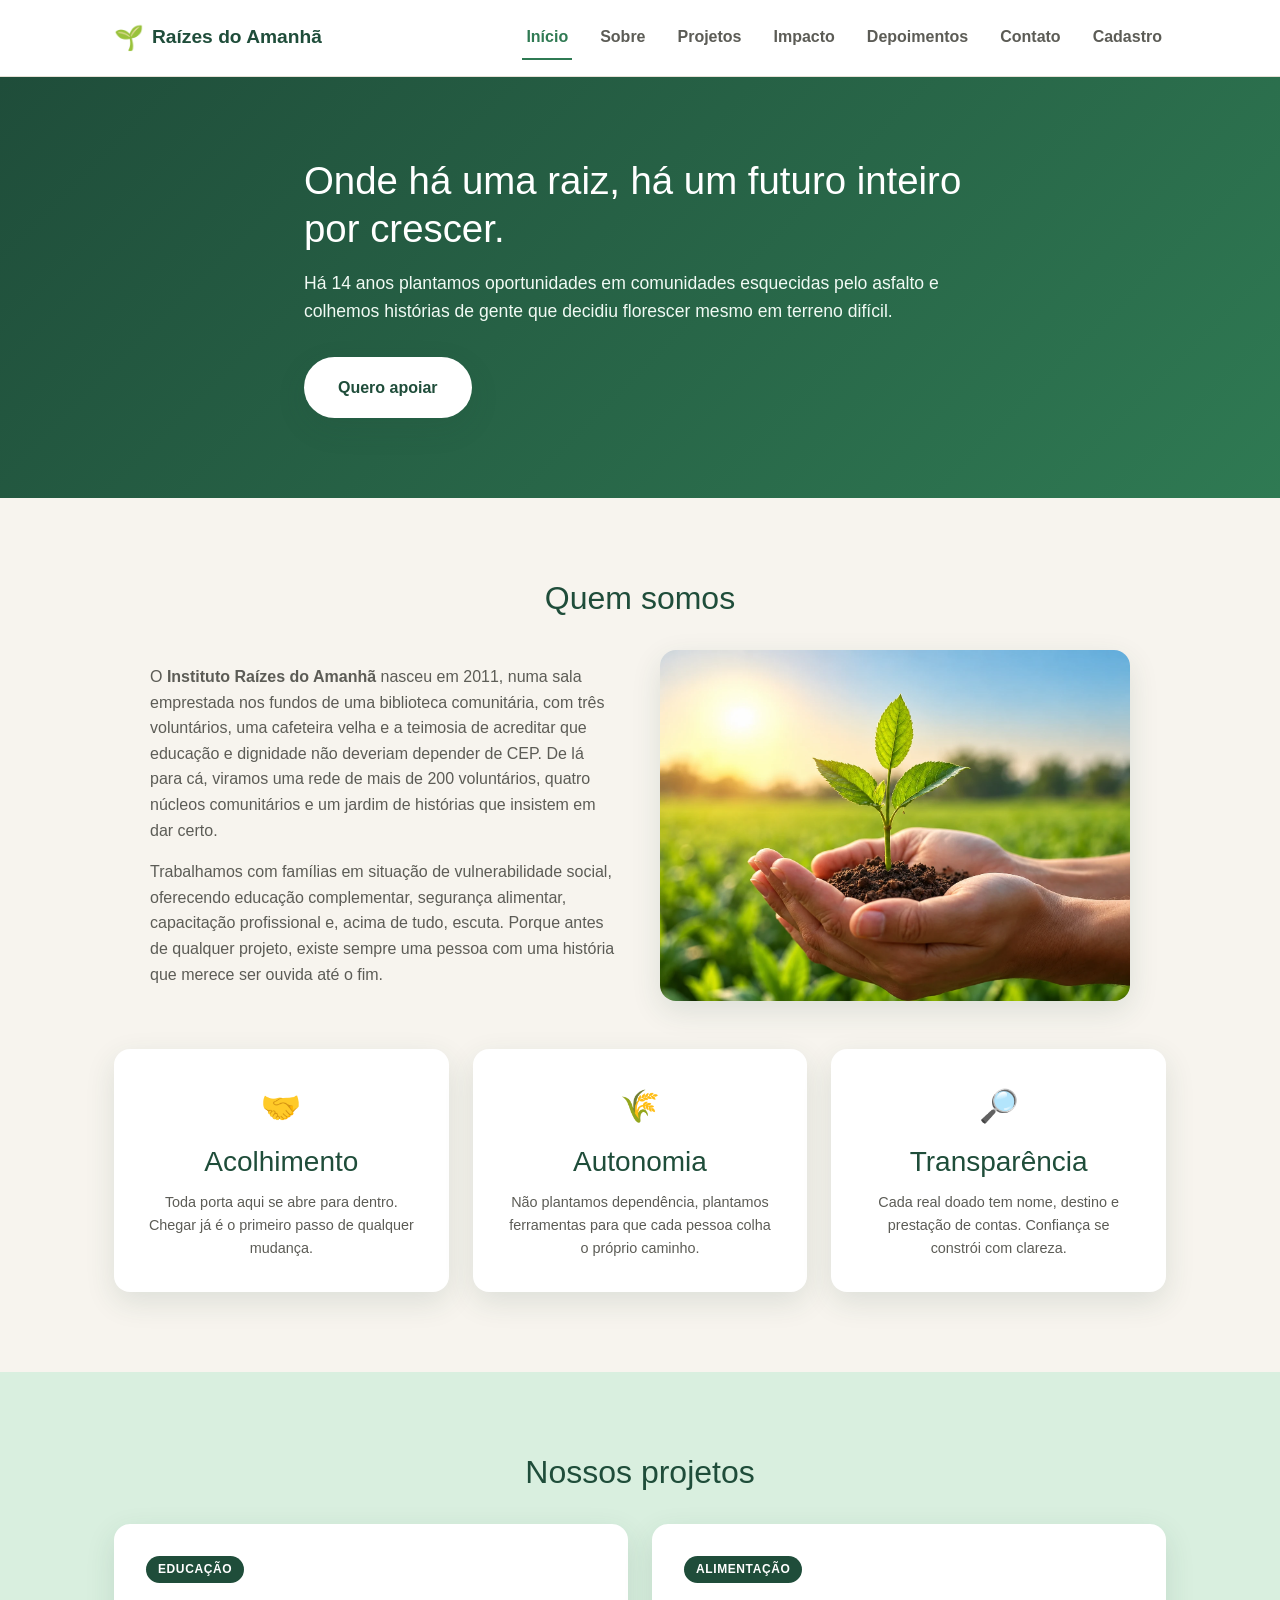
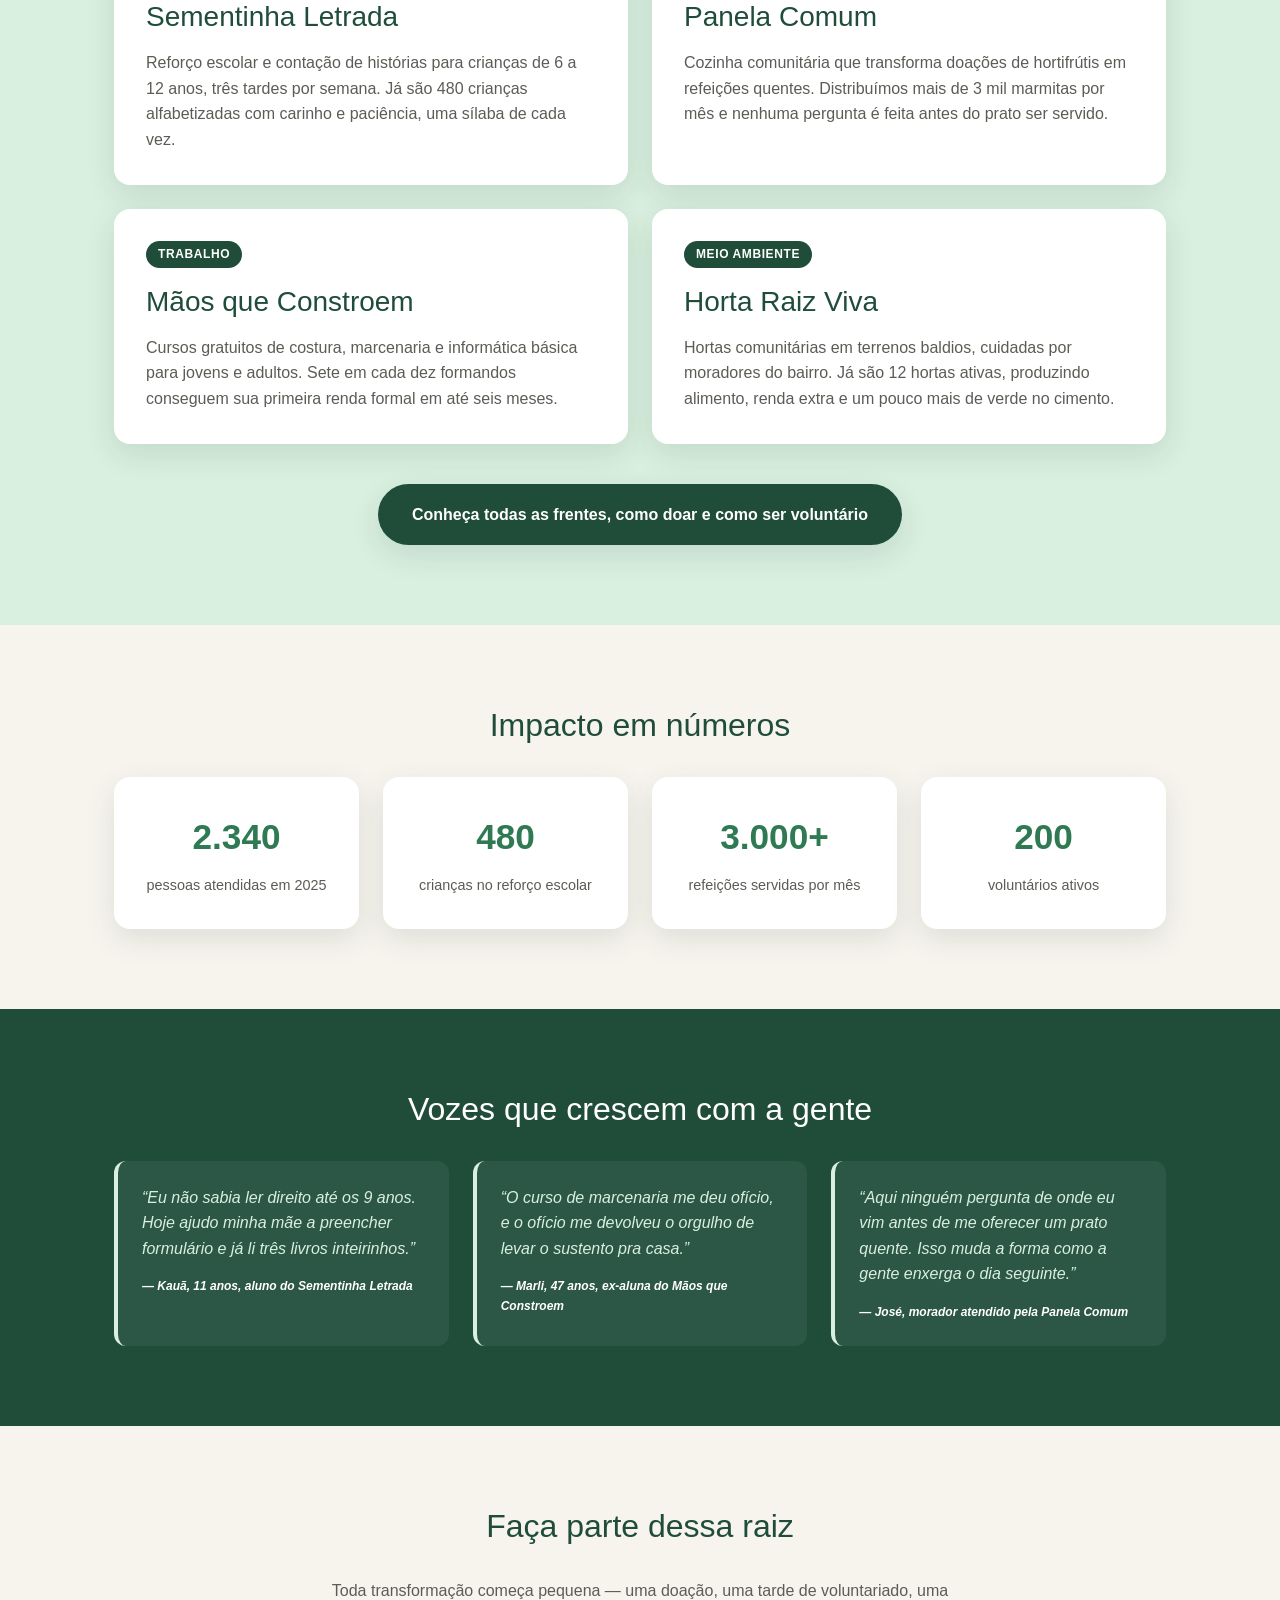
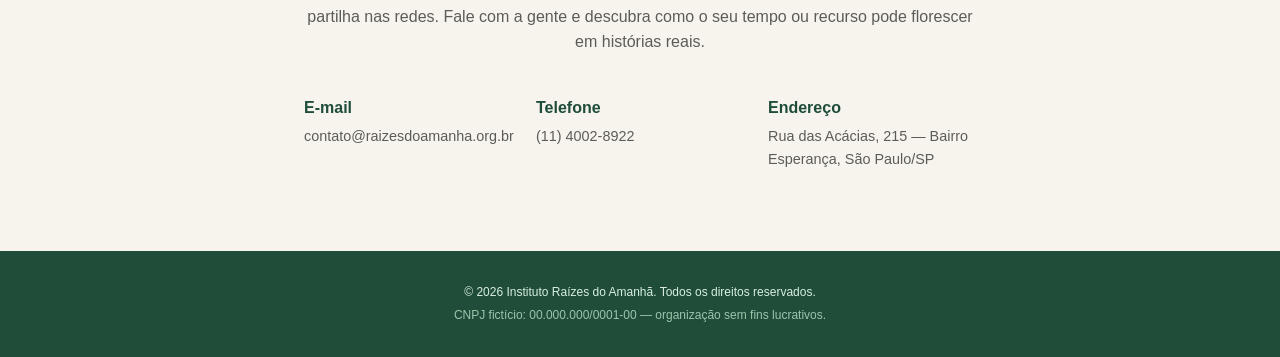
<file: html/index.html>
<!DOCTYPE html>
<html lang="pt-BR">
<head>
  <meta charset="UTF-8">
  <meta name="viewport" content="width=device-width, initial-scale=1.0">
  <meta name="description" content="Instituto Raízes do Amanhã: ONG que atua com educação, alimentação, capacitação profissional e hortas comunitárias em situação de vulnerabilidade social. Conheça nossa história e como ajudar.">
  <title>Instituto Raízes do Amanhã</title>
  <link rel="preconnect" href="https://cdn.jsdelivr.net" crossorigin>
  <link rel="stylesheet" href="https://cdn.jsdelivr.net/npm/bootstrap@5.3.3/dist/css/bootstrap.min.css" crossorigin="anonymous">
  <link rel="stylesheet" href="../css/reset.css">
  <link rel="stylesheet" href="../css/styles.css">
</head>
<body>

  <a href="#aplicacao" class="link-pular">Pular para o conteúdo principal</a>

  <header class="cabecalho">
    <div class="caixa cabecalho-caixa">
      <div class="marca">
        <span class="marca-icone" aria-hidden="true">🌱</span>
        <span class="marca-texto">Raízes do Amanhã</span>
      </div>
      <input type="checkbox" id="menu-chave" class="menu-chave" aria-label="Abrir ou fechar o menu">
      <label for="menu-chave" class="menu-hamburguer">☰</label>
      <nav aria-label="Principal">
        <a href="#/inicio">Início</a>
        <div class="nav-suspenso">
          <a href="#/inicio/sobre">Sobre</a>
          <div class="nav-sublista">
            <a href="#/inicio/sobre">Quem somos</a>
            <a href="#/inicio/valores">Nossos valores</a>
          </div>
        </div>
        <a href="#/projetos">Projetos</a>
        <a href="#/inicio/impacto">Impacto</a>
        <a href="#/inicio/depoimentos">Depoimentos</a>
        <a href="#/inicio/contato">Contato</a>
        <a href="#/cadastro">Cadastro</a>
      </nav>
    </div>
  </header>

  <p id="anuncio-pagina" class="somente-leitor" role="status" aria-live="polite"></p>

  <main id="aplicacao" tabindex="-1">
    <noscript>
      <div class="caixa aviso-carregando">
        <h1>Instituto Raízes do Amanhã</h1>
        <p>Este site precisa de JavaScript ativado para carregar o conteúdo.</p>
      </div>
    </noscript>
  </main>

  <footer class="rodape">
    <div class="caixa rodape-caixa">
      <p>&copy; 2026 Instituto Raízes do Amanhã. Todos os direitos reservados.</p>
      <p class="rodape-cnpj">CNPJ fictício: 00.000.000/0001-00 — organização sem fins lucrativos.</p>
    </div>
  </footer>

  <div class="modal fade" id="janela-pix" tabindex="-1" role="dialog" aria-labelledby="titulo-pix" aria-hidden="true">
    <div class="modal-dialog modal-dialog-centered">
      <div class="modal-content">
        <div class="modal-header border-0">
          <h2 class="modal-title" id="titulo-pix">Doe por Pix</h2>
          <button type="button" class="btn-close" data-bs-dismiss="modal" aria-label="Fechar"></button>
        </div>
        <div class="modal-body">
          <p>Copie a chave abaixo e cole no aplicativo do seu banco:</p>
          <code class="chave-pix">contato@raizesdoamanha.org.br</code>
        </div>
      </div>
    </div>
  </div>

  <div class="modal fade" id="janela-termos" tabindex="-1" role="dialog" aria-labelledby="titulo-termos" aria-hidden="true">
    <div class="modal-dialog modal-dialog-centered">
      <div class="modal-content">
        <div class="modal-header border-0">
          <h2 class="modal-title" id="titulo-termos">Termos de uso</h2>
          <button type="button" class="btn-close" data-bs-dismiss="modal" aria-label="Fechar"></button>
        </div>
        <div class="modal-body">
          <p>Os dados informados no cadastro são usados apenas pela equipe do Instituto Raízes do Amanhã para entrar em contato sobre voluntariado e doações.</p>
          <p>Neste site de demonstração, o cadastro fica guardado somente no seu navegador e pode ser apagado a qualquer momento.</p>
        </div>
      </div>
    </div>
  </div>

  <div id="area-avisos" class="toast-container position-fixed bottom-0 end-0 p-3"></div>

  <script src="https://cdn.jsdelivr.net/npm/bootstrap@5.3.3/dist/js/bootstrap.bundle.min.js" crossorigin="anonymous"></script>
  <script src="../js/dados.js"></script>
  <script src="../js/modules/armazenamento.js"></script>
  <script src="../js/modules/mascaras.js"></script>
  <script src="../js/modules/validacao.js"></script>
  <script src="../js/modules/templates.js"></script>
  <script src="../js/modules/paginas.js"></script>
  <script src="../js/modules/avisos.js"></script>
  <script src="../js/modules/formulario.js"></script>
  <script src="../js/modules/roteador.js"></script>
  <script src="../js/main.js"></script>
</body>
</html>
</file>
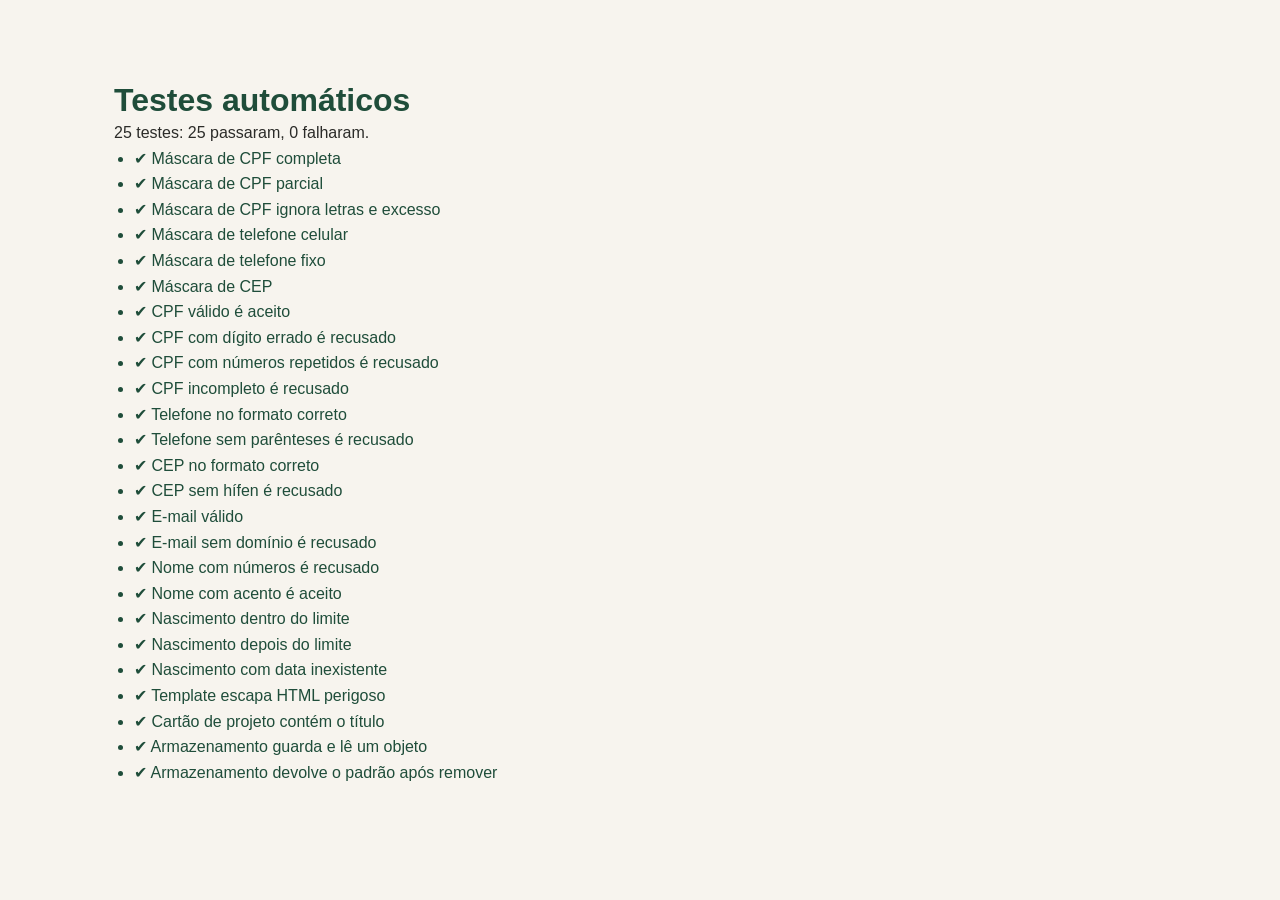
<file: html/testes.html>
<!DOCTYPE html>
<html lang="pt-BR">
<head>
  <meta charset="UTF-8">
  <meta name="viewport" content="width=device-width, initial-scale=1.0">
  <title>Testes automáticos — Raízes do Amanhã</title>
  <link rel="stylesheet" href="../css/reset.css">
  <link rel="stylesheet" href="../css/styles.css">
</head>
<body>
  <main class="caixa secao">
    <h1>Testes automáticos</h1>
    <p id="resumo-testes" role="status"></p>
    <ul id="lista-testes"></ul>
  </main>

  <script src="../js/dados.js"></script>
  <script src="../js/modules/armazenamento.js"></script>
  <script src="../js/modules/mascaras.js"></script>
  <script src="../js/modules/validacao.js"></script>
  <script src="../js/modules/templates.js"></script>
  <script src="../js/testes/testes.js"></script>
</body>
</html>
</file>
<file: css/styles.css>
:root {
  /* Cores */
  --verde-escuro: #1f4d3a;
  --verde: #2f7a53;
  --verde-claro: #d9efdf;
  --areia: #f7f4ee;
  --terra: #7a5230;
  --texto: #2b2b28;
  --texto-suave: #5c5c56;
  --branco: #ffffff;
  --sombra: 0 10px 30px rgba(31, 77, 58, 0.12);

  /* Tipografia: escala com 6 patamares */
  --fonte-xs: 0.75rem;
  --fonte-sm: 0.9rem;
  --fonte-base: 1rem;
  --fonte-md: 1.1rem;
  --fonte-lg: 2rem;
  --fonte-xl: 2.4rem;

  /* Espaçamento: escala modular em múltiplos de 4px */
  --espaco-1: 4px;
  --espaco-2: 8px;
  --espaco-3: 12px;
  --espaco-4: 16px;
  --espaco-5: 24px;
  --espaco-6: 32px;
  --espaco-7: 40px;
  --espaco-8: 48px;
  --espaco-9: 80px;
}

* {
  box-sizing: border-box;
}

body {
  margin: 0;
  font-family: 'Segoe UI', Verdana, Arial, sans-serif;
  color: var(--texto);
  background-color: var(--areia);
  line-height: 1.6;
}

.caixa {
  max-width: 1100px;
  margin: 0 auto;
  padding: 0 var(--espaco-5);
}

h1, h2, h3 {
  color: var(--verde-escuro);
  line-height: 1.25;
}

a {
  text-decoration: none;
  color: inherit;
}

/* Cabeçalho */
.cabecalho {
  background-color: var(--branco);
  border-bottom: 1px solid #e5e1d6;
  position: sticky;
  top: 0;
  z-index: 10;
}

.cabecalho-caixa {
  display: flex;
  align-items: center;
  justify-content: space-between;
  padding-block: var(--espaco-4);
  flex-wrap: wrap;
  gap: var(--espaco-3);
}

.marca {
  display: flex;
  align-items: center;
  gap: var(--espaco-2);
  font-weight: 700;
  font-size: 1.2rem;
  color: var(--verde-escuro);
}

.marca-icone {
  font-size: 1.5rem;
}

nav {
  display: flex;
  gap: var(--espaco-5);
  flex-wrap: wrap;
}

nav a {
  font-weight: 600;
  color: var(--texto-suave);
  padding: var(--espaco-2) var(--espaco-1);
  border-bottom: 2px solid transparent;
}

nav a:hover {
  color: var(--verde);
  border-bottom-color: var(--verde);
}

/* Menu hambúrguer (checkbox nativo, sem JavaScript) */
.menu-chave {
  position: absolute;
  width: 1px;
  height: 1px;
  overflow: hidden;
  opacity: 0;
}

.menu-hamburguer {
  display: none;
  font-size: 1.5rem;
  line-height: 1;
  cursor: pointer;
  color: var(--verde-escuro);
  padding: var(--espaco-2);
}

.menu-chave:focus-visible ~ .menu-hamburguer {
  outline: 2px solid var(--verde);
  outline-offset: 2px;
}

/* Dropdown de "Sobre" (hover e teclado via :focus-within) */
.nav-suspenso {
  position: relative;
  display: flex;
  align-items: center;
}

.nav-sublista {
  display: none;
  flex-direction: column;
  position: absolute;
  top: 100%;
  left: 0;
  min-width: 180px;
  margin-top: var(--espaco-2);
  padding: var(--espaco-2);
  background-color: var(--branco);
  border-radius: 8px;
  box-shadow: var(--sombra);
  z-index: 20;
}

.nav-suspenso:hover .nav-sublista,
.nav-suspenso:focus-within .nav-sublista {
  display: flex;
}

.nav-sublista a {
  padding: var(--espaco-2) var(--espaco-3);
  white-space: nowrap;
  border-bottom: none;
}

.nav-sublista a:hover {
  color: var(--verde);
}

/* Destaque inicial */
.destaque {
  background: linear-gradient(135deg, var(--verde-escuro), var(--verde));
  color: var(--branco);
  padding-block: var(--espaco-9);
}

.destaque-caixa {
  max-width: 720px;
}

.destaque h1 {
  color: var(--branco);
  font-size: var(--fonte-xl);
  margin-bottom: var(--espaco-4);
}

.destaque-texto {
  font-size: var(--fonte-md);
  color: #f1faf4;
  margin-bottom: var(--espaco-6);
}

.botao {
  display: inline-block;
  background-color: var(--branco);
  color: var(--verde-escuro);
  font-weight: 700;
  padding: var(--espaco-4) var(--espaco-6);
  border-radius: 999px;
  box-shadow: var(--sombra);
  border: 2px solid transparent;
  transition: background-color 0.2s ease, box-shadow 0.2s ease, transform 0.1s ease;
}

.botao:hover {
  background-color: var(--verde-claro);
  box-shadow: 0 14px 34px rgba(31, 77, 58, 0.18);
}

.botao:focus-visible {
  outline: none;
  border-color: var(--verde-escuro);
  box-shadow: 0 0 0 3px rgba(47, 122, 83, 0.35);
}

.botao:active {
  transform: scale(0.97);
  box-shadow: 0 4px 12px rgba(31, 77, 58, 0.18);
}

.botao:disabled {
  background-color: #e5e1d6;
  color: var(--texto-suave);
  box-shadow: none;
  cursor: not-allowed;
  opacity: 0.7;
  transform: none;
}

/* Seções */
.secao {
  padding-block: var(--espaco-9);
}

.secao h2 {
  font-size: var(--fonte-lg);
  margin-bottom: var(--espaco-6);
  text-align: center;
}

/* Sobre */
.sobre-colunas {
  display: grid;
  grid-template-columns: repeat(12, 1fr);
  gap: var(--espaco-7);
  align-items: center;
  max-width: 980px;
  margin-inline: auto;
}

.sobre-colunas.frentes-intro {
  margin-bottom: var(--espaco-8);
}

.sobre-texto {
  grid-column: span 7;
}

.sobre-texto p {
  color: var(--texto-suave);
  font-size: var(--fonte-base);
}

.sobre-imagem {
  grid-column: span 5;
  width: 100%;
  height: auto;
  border-radius: 16px;
  box-shadow: var(--sombra);
  object-fit: cover;
}

.valores {
  display: grid;
  grid-template-columns: repeat(12, 1fr);
  gap: var(--espaco-5);
  margin-top: var(--espaco-8);
}

.valor-item {
  grid-column: span 4;
  display: flex;
  flex-direction: column;
  align-items: center;
  gap: var(--espaco-3);
  background-color: var(--branco);
  padding: var(--espaco-6);
  border-radius: 16px;
  box-shadow: var(--sombra);
  text-align: center;
}

.valor-item > * {
  margin: 0;
}

.valor-icone {
  font-size: 2rem;
}

.valor-item p {
  color: var(--texto-suave);
  font-size: var(--fonte-sm);
}

/* Projetos */
.projetos {
  background-color: var(--verde-claro);
}

.projetos-colunas {
  display: grid;
  grid-template-columns: repeat(12, 1fr);
  gap: var(--espaco-5);
}

.projetos-cta {
  text-align: center;
  margin-top: var(--espaco-7);
}

.projetos-cta .botao {
  background-color: var(--verde-escuro);
  color: var(--branco);
}

.projetos-cta .botao:hover {
  background-color: var(--verde);
}

.projetos-cta .botao:focus-visible {
  border-color: var(--verde-claro);
  box-shadow: 0 0 0 3px rgba(217, 239, 223, 0.5);
}

.projeto-item {
  grid-column: span 6;
  display: flex;
  flex-direction: column;
  align-items: flex-start;
  gap: var(--espaco-4);
  background-color: var(--branco);
  padding: var(--espaco-6);
  border-radius: 16px;
  box-shadow: var(--sombra);
}

.projeto-item > * {
  margin: 0;
}

.projeto-categoria {
  display: inline-block;
  background-color: var(--verde-escuro);
  color: var(--branco);
  font-size: var(--fonte-xs);
  font-weight: 700;
  text-transform: uppercase;
  letter-spacing: 0.05em;
  padding: var(--espaco-1) var(--espaco-3);
  border-radius: 999px;
}

.projeto-item p {
  color: var(--texto-suave);
}

.secao-intro {
  max-width: 700px;
  margin: 0 auto var(--espaco-7);
  text-align: center;
  color: var(--texto-suave);
}

/* Como doar */
.doacao-colunas {
  display: grid;
  grid-template-columns: repeat(12, 1fr);
  gap: var(--espaco-5);
}

.doacao-metodo {
  grid-column: span 4;
  display: flex;
  flex-direction: column;
  gap: var(--espaco-3);
  background-color: var(--branco);
  padding: var(--espaco-6);
  border-radius: 16px;
  box-shadow: var(--sombra);
}

.doacao-metodo > * {
  margin: 0;
}

.doacao-metodo p,
.doacao-metodo ul {
  color: var(--texto-suave);
}

.doacao-tabela {
  width: 100%;
  border-collapse: collapse;
  font-size: var(--fonte-sm);
}

.doacao-tabela th,
.doacao-tabela td {
  text-align: left;
  padding: var(--espaco-2) 0;
  border-bottom: 1px solid var(--verde-claro);
}

.doacao-tabela th {
  color: var(--verde-escuro);
  font-weight: 600;
  padding-right: var(--espaco-3);
}

/* Voluntariado */
.voluntariado-passos,
.voluntariado-areas {
  max-width: 720px;
  margin: 0 auto var(--espaco-6);
  color: var(--texto-suave);
}

.voluntariado-passos li,
.voluntariado-areas li {
  margin-bottom: var(--espaco-3);
}

.voluntariado h3 {
  text-align: center;
  margin-bottom: var(--espaco-5);
}

/* Perguntas frequentes */
.pergunta {
  max-width: 720px;
  margin: 0 auto var(--espaco-4);
  background-color: var(--branco);
  border-radius: 12px;
  box-shadow: var(--sombra);
  padding: var(--espaco-4) var(--espaco-5);
}

.pergunta summary {
  cursor: pointer;
  font-weight: 700;
  color: var(--verde-escuro);
}

.pergunta p {
  margin-top: var(--espaco-3);
  margin-bottom: 0;
  color: var(--texto-suave);
}

/* Cadastro */
.cadastro-caixa {
  max-width: 720px;
}

.cadastro h1 {
  text-align: center;
  margin-bottom: var(--espaco-3);
}

.formulario {
  margin-top: var(--espaco-6);
}

.formulario fieldset {
  background-color: var(--branco);
  border: none;
  border-radius: 16px;
  box-shadow: var(--sombra);
  padding: var(--espaco-5) var(--espaco-6);
  margin-bottom: var(--espaco-5);
}

.formulario legend {
  font-weight: 700;
  color: var(--verde-escuro);
  padding: 0 var(--espaco-2);
  font-size: var(--fonte-md);
}

.campo {
  margin-bottom: var(--espaco-4);
}

.campo-largo {
  grid-column: 1 / -1;
}

.campo label {
  display: block;
  font-weight: 600;
  color: var(--texto);
  margin-bottom: var(--espaco-2);
}

.campo input,
.campo select,
.campo textarea {
  width: 100%;
  padding: var(--espaco-3) var(--espaco-4);
  border: 1px solid #7f7f74;
  border-radius: 8px;
  font-size: var(--fonte-base);
  font-family: inherit;
  color: var(--texto);
  background-color: var(--areia);
  transition: border-color 0.2s ease, box-shadow 0.2s ease, background-color 0.2s ease;
}

.campo input:focus,
.campo select:focus,
.campo textarea:focus {
  outline: 3px solid var(--verde-escuro);
  outline-offset: 1px;
  border-color: var(--verde-escuro);
  background-color: var(--branco);
}

.campo input:disabled,
.campo select:disabled,
.campo textarea:disabled {
  background-color: #eee9df;
  color: var(--texto-suave);
  cursor: not-allowed;
  opacity: 0.7;
}

.campo input[type="text"]:invalid:not(:placeholder-shown),
.campo input[type="email"]:invalid:not(:placeholder-shown),
.campo input[type="tel"]:invalid:not(:placeholder-shown) {
  border-color: #c0392b;
  box-shadow: 0 0 0 3px rgba(192, 57, 43, 0.12);
}

.campo input[type="text"]:valid:not(:placeholder-shown),
.campo input[type="email"]:valid:not(:placeholder-shown),
.campo input[type="tel"]:valid:not(:placeholder-shown) {
  border-color: var(--verde);
  box-shadow: 0 0 0 3px rgba(47, 122, 83, 0.12);
}

.formulario .botao {
  border: none;
  cursor: pointer;
  display: block;
  margin: 0 auto;
  background-color: var(--verde-escuro);
  color: var(--branco);
}

.formulario .botao:hover {
  background-color: var(--verde);
}

.formulario .botao:focus-visible {
  box-shadow: 0 0 0 3px rgba(217, 239, 223, 0.6);
}

.formulario .botao:disabled {
  background-color: #cfcac0;
  color: var(--branco);
  cursor: not-allowed;
  opacity: 0.8;
  transform: none;
}

/* Alerta (feedback fixo na página) */
.alerta {
  display: flex;
  align-items: flex-start;
  gap: var(--espaco-3);
  padding: var(--espaco-4) var(--espaco-5);
  border-radius: 12px;
  border-left: 4px solid;
  font-size: var(--fonte-sm);
  margin-top: var(--espaco-5);
}

.alerta p {
  margin: 0;
}

.alerta a {
  text-decoration: underline;
  font-weight: 600;
}

.alerta-icone {
  font-size: 1.2rem;
  line-height: 1;
}

.alerta--informacao {
  background-color: #eaf2fb;
  border-left-color: #2f6fa8;
  color: #1f4d70;
}

.alerta--sucesso {
  background-color: var(--verde-claro);
  border-left-color: var(--verde);
  color: var(--verde-escuro);
}

.alerta--perigo {
  background-color: #fbeaea;
  border-left-color: #c0392b;
  color: #7a2318;
}

/* Impacto */
.numeros-colunas {
  display: grid;
  grid-template-columns: repeat(12, 1fr);
  gap: var(--espaco-5);
  text-align: center;
}

.numero-item {
  grid-column: span 3;
  display: flex;
  flex-direction: column;
  align-items: center;
  gap: var(--espaco-2);
  background-color: var(--branco);
  padding: var(--espaco-6) var(--espaco-4);
  border-radius: 16px;
  box-shadow: var(--sombra);
}

.numero {
  font-size: 2.2rem;
  font-weight: 800;
  color: var(--verde);
}

.numero-legenda {
  color: var(--texto-suave);
  font-size: var(--fonte-sm);
}

/* Depoimentos */
.depoimentos {
  background-color: var(--verde-escuro);
}

.depoimentos h2 {
  color: var(--branco);
}

.depoimentos-colunas {
  display: grid;
  grid-template-columns: repeat(12, 1fr);
  gap: var(--espaco-5);
}

blockquote {
  grid-column: span 4;
  display: flex;
  flex-direction: column;
  gap: var(--espaco-4);
  margin: 0;
  background-color: rgba(255, 255, 255, 0.06);
  border-left: 4px solid var(--verde-claro);
  padding: var(--espaco-5);
  border-radius: 12px;
  color: var(--verde-claro);
}

blockquote > * {
  margin: 0;
}

blockquote p {
  font-style: italic;
}

blockquote cite {
  font-size: var(--fonte-xs);
  color: var(--branco);
  font-weight: 600;
}

/* Contato */
.contato-caixa {
  text-align: center;
  max-width: 720px;
}

.contato p {
  color: var(--texto-suave);
}

.contato-dados {
  margin-top: var(--espaco-7);
  display: grid;
  grid-template-columns: repeat(12, 1fr);
  gap: var(--espaco-5);
  text-align: left;
}

.contato-dados > div {
  grid-column: span 4;
  display: flex;
  flex-direction: column;
  gap: var(--espaco-1);
}

.contato-dados strong {
  color: var(--verde-escuro);
}

.contato-dados p {
  margin: 0;
  color: var(--texto-suave);
  font-size: var(--fonte-sm);
}

/* Rodapé */
.rodape {
  background-color: var(--verde-escuro);
  color: var(--verde-claro);
  padding-block: var(--espaco-6);
}

.rodape-caixa {
  display: flex;
  flex-direction: column;
  align-items: center;
  gap: var(--espaco-1);
  text-align: center;
  font-size: var(--fonte-xs);
}

.rodape-caixa > * {
  margin: 0;
}

.rodape-cnpj {
  color: #9cc6ac;
}

/* Responsivo — sistema de 12 colunas com 5 breakpoints */

/* 1280px — desktops panorâmicos para laptops: a proporção 7/5 do
   bloco "Sobre" (texto largo + imagem) fica mais equilibrada */
@media (max-width: 1280px) {
  .sobre-texto,
  .sobre-imagem {
    grid-column: span 6;
  }
}

/* 1024px — laptops menores e tablets na horizontal: os 4 números de
   impacto, que ocupavam 3 colunas cada, passam a 2 por linha */
@media (max-width: 1024px) {
  .numero-item {
    grid-column: span 6;
  }
}

/* 768px — tablets na vertical: grades de 3 colunas viram 2 colunas,
   os blocos de 2 colunas (projetos, sobre) já ocupam a linha toda, e o
   menu horizontal vira menu hambúrguer */
@media (max-width: 768px) {
  .valor-item,
  blockquote,
  .contato-dados > div,
  .doacao-metodo {
    grid-column: span 6;
  }

  .projeto-item {
    grid-column: span 12;
  }

  /* Em telas estreitas, 11 espaços de 40 px passavam da largura da tela */
  .sobre-colunas {
    grid-template-columns: 1fr;
    row-gap: var(--espaco-6);
  }

  .sobre-texto,
  .sobre-imagem {
    grid-column: 1 / -1;
  }

  .sobre-imagem {
    max-width: 320px;
    margin-inline: auto;
  }

  .menu-hamburguer {
    display: block;
  }

  nav {
    display: none;
    flex-direction: column;
    align-items: flex-start;
    flex-basis: 100%;
    gap: 0;
    padding-top: var(--espaco-3);
    border-top: 1px solid #e5e1d6;
  }

  .menu-chave:checked ~ nav {
    display: flex;
  }

  nav a {
    width: 100%;
    padding: var(--espaco-3) var(--espaco-1);
  }

  .nav-suspenso {
    flex-direction: column;
    align-items: flex-start;
    width: 100%;
  }

  .nav-sublista {
    position: static;
    box-shadow: none;
    margin-top: 0;
    padding-left: var(--espaco-4);
    display: none;
  }

  .nav-suspenso:hover .nav-sublista,
  .nav-suspenso:focus-within .nav-sublista {
    display: flex;
  }
}

/* 640px — celulares em geral: tudo o que restava em 2 colunas empilha
   em coluna única, priorizando leitura vertical */
@media (max-width: 640px) {
  .valor-item,
  blockquote,
  .contato-dados > div,
  .doacao-metodo,
  .numero-item {
    grid-column: span 12;
  }

  .destaque {
    padding-block: var(--espaco-8);
  }

  .destaque h1 {
    font-size: 1.8rem;
  }
}

/* 480px — celulares pequenos: reduz espaçamento lateral e tipografia
   de destaque para aproveitar melhor a largura da tela */
@media (max-width: 480px) {
  .caixa {
    padding-inline: var(--espaco-4);
  }

  .destaque h1 {
    font-size: 1.5rem;
  }

  .secao h2 {
    font-size: 1.5rem;
  }

  .secao {
    padding-block: var(--espaco-6);
  }
}

/* ==========================================================
   SPA: navegação, foco e feedbacks da etapa de interatividade
   ========================================================== */

/* Link da página atual no menu */
nav a[aria-current="page"] {
  color: var(--verde);
  border-bottom-color: var(--verde);
}

/* Área principal recebe foco ao trocar de página (leitores de tela) */
#aplicacao:focus {
  outline: none;
}

.aviso-carregando {
  padding: var(--espaco-9) 0;
  text-align: center;
  color: var(--texto-suave);
}

/* Anúncio de mudança de página, visível só para leitores de tela */
.somente-leitor {
  position: absolute;
  width: 1px;
  height: 1px;
  margin: -1px;
  padding: 0;
  overflow: hidden;
  clip: rect(0, 0, 0, 0);
  white-space: nowrap;
  border: 0;
}

/* Mensagem de erro sob cada campo do formulário */
.campo-erro {
  min-height: 0;
  margin: var(--espaco-1) 0 0;
  font-size: var(--fonte-sm);
  color: #a52a1f;
}

.campo-erro:empty {
  display: none;
}

.campo input[aria-invalid="true"],
.campo select[aria-invalid="true"],
.campo textarea[aria-invalid="true"] {
  border-color: #c0392b;
  box-shadow: 0 0 0 3px rgba(192, 57, 43, 0.12);
}

.campo input[aria-invalid="false"]:not(:placeholder-shown),
.campo select[aria-invalid="false"],
.campo textarea[aria-invalid="false"]:not(:placeholder-shown) {
  border-color: var(--verde);
  box-shadow: 0 0 0 3px rgba(47, 122, 83, 0.12);
}

.campo-contador {
  display: block;
  margin-top: var(--espaco-1);
  font-size: var(--fonte-xs);
  color: var(--texto-suave);
  text-align: right;
}

.formulario-acoes {
  display: flex;
  flex-wrap: wrap;
  justify-content: center;
  align-items: center;
  gap: var(--espaco-4);
}

.formulario .botao--secundario {
  background-color: transparent;
  color: var(--verde-escuro);
  box-shadow: inset 0 0 0 2px var(--verde-escuro);
}

.formulario .botao--secundario:hover {
  background-color: var(--verde-claro);
}

.rascunho-aviso {
  margin-bottom: var(--espaco-4);
}

/* Lista de cadastros guardados no navegador */
.cadastros-salvos {
  margin-top: var(--espaco-7);
  padding: var(--espaco-5) var(--espaco-6);
  background-color: var(--branco);
  border-radius: 16px;
  box-shadow: var(--sombra);
}

.cadastros-salvos h2 {
  margin: 0 0 var(--espaco-3);
  font-size: var(--fonte-md);
  text-align: left;
}

.cadastros-salvos ul {
  margin: 0 0 var(--espaco-4);
  padding-left: var(--espaco-5);
  color: var(--texto-suave);
  font-size: var(--fonte-sm);
}

.cadastros-salvos .botao {
  padding: var(--espaco-2) var(--espaco-4);
  font-size: var(--fonte-sm);
  background-color: transparent;
  color: #a52a1f;
  box-shadow: inset 0 0 0 2px #a52a1f;
}

.cadastros-salvos .botao:hover {
  background-color: #fbeaea;
}

/* Botão de abrir a janela do Pix */
.doacao-metodo .botao {
  align-self: flex-start;
  background-color: var(--verde-escuro);
  color: var(--branco);
  cursor: pointer;
}

.doacao-metodo .botao:hover {
  background-color: var(--verde);
}

/* Componentes do Bootstrap (janela e aviso) na identidade do site */
.modal-content {
  border: none;
  border-radius: 16px;
  box-shadow: var(--sombra);
}

.modal-title {
  color: var(--verde-escuro);
  font-size: var(--fonte-md);
}

.modal-body p {
  margin-bottom: var(--espaco-3);
  color: var(--texto-suave);
}

.chave-pix {
  display: block;
  padding: var(--espaco-3) var(--espaco-4);
  background-color: var(--verde-claro);
  border-radius: 8px;
  font-weight: 700;
  color: var(--verde-escuro);
  word-break: break-all;
}

.toast {
  border: none;
  border-radius: 12px;
  box-shadow: var(--sombra);
  font-family: inherit;
}

.toast-body {
  font-size: var(--fonte-sm);
}

@media (max-width: 480px) {
  .formulario-acoes .botao {
    width: 100%;
  }
}

@media (prefers-reduced-motion: reduce) {
  * {
    transition: none !important;
    scroll-behavior: auto !important;
  }
}

/* Ajustes gerais da SPA */
.secao {
  scroll-margin-top: 72px;
}

.sobre-texto p + p {
  margin-top: var(--espaco-4);
}

.contato-caixa > p {
  margin-bottom: 0;
}

.link-botao {
  padding: 0;
  border: none;
  background: none;
  font: inherit;
  font-weight: 600;
  color: inherit;
  text-decoration: underline;
  cursor: pointer;
}

.link-botao:focus-visible {
  outline: 2px solid var(--verde);
  outline-offset: 2px;
}

.perguntas .pergunta:last-child {
  margin-bottom: 0;
}

#resumo-erros:focus {
  outline: none;
}

#resumo-erros .alerta ul {
  margin: var(--espaco-2) 0 0;
  padding-left: var(--espaco-5);
}

/* Acessibilidade: link para pular ao conteúdo (WCAG 2.4.1) */
.link-pular {
  position: absolute;
  top: -100px;
  left: var(--espaco-4);
  z-index: 100;
  padding: var(--espaco-3) var(--espaco-5);
  border-radius: 8px;
  background-color: var(--verde-escuro);
  color: var(--branco);
  font-weight: 700;
}

.link-pular:focus {
  top: var(--espaco-2);
  outline: 3px solid var(--branco);
  outline-offset: 2px;
}

/* Acessibilidade: contraste mínimo de 4,5:1 nos textos de apoio (WCAG 1.4.3) */
::placeholder {
  color: #67675f;
  opacity: 1;
}

/* Acessibilidade: foco visível em links, botões e resumos (WCAG 2.4.7) */
a:focus-visible,
summary:focus-visible,
.menu-hamburguer:focus-visible {
  outline: 3px solid var(--verde-escuro);
  outline-offset: 2px;
  border-radius: 4px;
}

.cabecalho nav a:focus-visible {
  color: var(--verde);
  border-bottom-color: var(--verde);
}

/* ==========================================================
   Modo escuro automático (segue a preferência do sistema)
   As variáveis misturam papéis (o branco é fundo de cartão e texto
   sobre o degradê), por isso as cores são trocadas por seletor.
   ========================================================== */
:root {
  color-scheme: light dark;
}

@media (prefers-color-scheme: dark) {
  :root {
    --escuro-fundo: #101713;
    --escuro-superficie: #1a241f;
    --escuro-superficie-2: #22302a;
    --escuro-borda: #7d9587;
    --escuro-texto: #e8efe9;
    --escuro-texto-suave: #b7c5bc;
    --escuro-titulo: #a9e3c0;
    --escuro-acento: #6fcf97;
    --texto: var(--escuro-texto);
    --texto-suave: var(--escuro-texto-suave);
    --sombra: 0 10px 30px rgba(0, 0, 0, 0.45);
  }

  body {
    background-color: var(--escuro-fundo);
    color: var(--escuro-texto);
  }

  h1, h2, h3,
  .formulario legend,
  .pergunta summary,
  .doacao-tabela th,
  .contato-dados strong,
  .modal-title {
    color: var(--escuro-titulo);
  }

  .cabecalho {
    background-color: var(--escuro-superficie);
    border-bottom-color: #33443b;
  }

  .marca,
  .menu-hamburguer {
    color: var(--escuro-titulo);
  }

  nav a:hover,
  nav a[aria-current="page"],
  .cabecalho nav a:focus-visible {
    color: var(--escuro-acento);
    border-bottom-color: var(--escuro-acento);
  }

  .nav-sublista {
    background-color: var(--escuro-superficie-2);
  }

  a:focus-visible,
  summary:focus-visible,
  .menu-hamburguer:focus-visible,
  .menu-chave:focus-visible ~ .menu-hamburguer,
  .campo input:focus,
  .campo select:focus,
  .campo textarea:focus,
  .link-botao:focus-visible {
    outline-color: var(--escuro-titulo);
  }

  .valor-item,
  .projeto-item,
  .doacao-metodo,
  .pergunta,
  .numero-item,
  .cadastros-salvos,
  .formulario fieldset {
    background-color: var(--escuro-superficie);
  }

  .projetos {
    background-color: #16211b;
  }

  .numero {
    color: var(--escuro-acento);
  }

  .doacao-tabela th,
  .doacao-tabela td {
    border-bottom-color: #33443b;
  }

  .projetos-cta .botao,
  .formulario .botao,
  .doacao-metodo .botao {
    background-color: var(--verde);
    color: var(--branco);
  }

  .projetos-cta .botao:hover,
  .formulario .botao:hover,
  .doacao-metodo .botao:hover {
    background-color: #38905f;
  }

  .botao:disabled,
  .formulario .botao:disabled {
    background-color: #33443b;
    color: #b7c5bc;
  }

  .campo input,
  .campo select,
  .campo textarea {
    background-color: var(--escuro-fundo);
    border-color: var(--escuro-borda);
    color: var(--escuro-texto);
  }

  .campo input:focus,
  .campo select:focus,
  .campo textarea:focus {
    background-color: var(--escuro-fundo);
    border-color: var(--escuro-titulo);
  }

  .campo input:disabled,
  .campo select:disabled,
  .campo textarea:disabled {
    background-color: #2a3730;
    color: #b7c5bc;
  }

  ::placeholder {
    color: #9db0a5;
  }

  .campo input[type="text"]:valid:not(:placeholder-shown),
  .campo input[type="email"]:valid:not(:placeholder-shown),
  .campo input[type="tel"]:valid:not(:placeholder-shown),
  .campo input[aria-invalid="false"]:not(:placeholder-shown),
  .campo select[aria-invalid="false"],
  .campo textarea[aria-invalid="false"]:not(:placeholder-shown) {
    border-color: var(--escuro-acento);
  }

  .campo input[type="text"]:invalid:not(:placeholder-shown),
  .campo input[type="email"]:invalid:not(:placeholder-shown),
  .campo input[type="tel"]:invalid:not(:placeholder-shown),
  .campo input[aria-invalid="true"],
  .campo select[aria-invalid="true"],
  .campo textarea[aria-invalid="true"] {
    border-color: #ff7b70;
  }

  .campo-erro {
    color: #ffa9a2;
  }

  .alerta--informacao {
    background-color: #14283b;
    border-left-color: #6aa8dd;
    color: #cfe6fa;
  }

  .alerta--sucesso {
    background-color: #15291f;
    border-left-color: var(--escuro-acento);
    color: #c9efd8;
  }

  .alerta--perigo {
    background-color: #33171a;
    border-left-color: #e0736b;
    color: #ffd6d2;
  }

  .cadastros-salvos .botao {
    color: #ffa9a2;
    box-shadow: inset 0 0 0 2px #ffa9a2;
  }

  .cadastros-salvos .botao:hover {
    background-color: #33171a;
  }

  .modal-content {
    background-color: var(--escuro-superficie);
    color: var(--escuro-texto);
  }

  .btn-close {
    filter: invert(1) grayscale(100%) brightness(200%);
  }

  .chave-pix {
    background-color: var(--escuro-superficie-2);
    color: var(--escuro-titulo);
  }

  .aviso-carregando {
    color: var(--escuro-texto-suave);
  }
}

/* ==========================================================
   Alto contraste (segue a preferência do sistema)
   ========================================================== */
@media (prefers-contrast: more) and (prefers-color-scheme: light) {
  :root {
    --borda-contraste: #000000;
    --texto: #000000;
    --texto-suave: #1a1a17;
    --verde-escuro: #0f3324;
    --verde: #14603a;
    --sombra: none;
  }

  .destaque-texto {
    color: #ffffff;
  }

  ::placeholder {
    color: #45453f;
  }

  .campo-erro {
    color: #7a0f08;
  }
}

@media (prefers-contrast: more) and (prefers-color-scheme: dark) {
  :root {
    --borda-contraste: #ffffff;
    --escuro-texto: #ffffff;
    --escuro-texto-suave: #ffffff;
    --escuro-titulo: #ffffff;
    --escuro-acento: #9df0bf;
    --escuro-borda: #ffffff;
    --sombra: none;
  }

  ::placeholder {
    color: #d8e2dc;
  }
}

@media (prefers-contrast: more) {
  .valor-item,
  .projeto-item,
  .doacao-metodo,
  .pergunta,
  .numero-item,
  .cadastros-salvos,
  .formulario fieldset,
  .nav-sublista,
  .modal-content,
  .alerta {
    border: 2px solid var(--borda-contraste);
  }

  .campo input,
  .campo select,
  .campo textarea {
    border: 2px solid var(--borda-contraste);
  }

  .sobre-texto a,
  .alerta a,
  .link-botao {
    text-decoration: underline;
  }

  a:focus-visible,
  summary:focus-visible,
  .menu-hamburguer:focus-visible,
  .campo input:focus,
  .campo select:focus,
  .campo textarea:focus,
  .link-botao:focus-visible {
    outline-width: 4px;
  }
}
</file>
